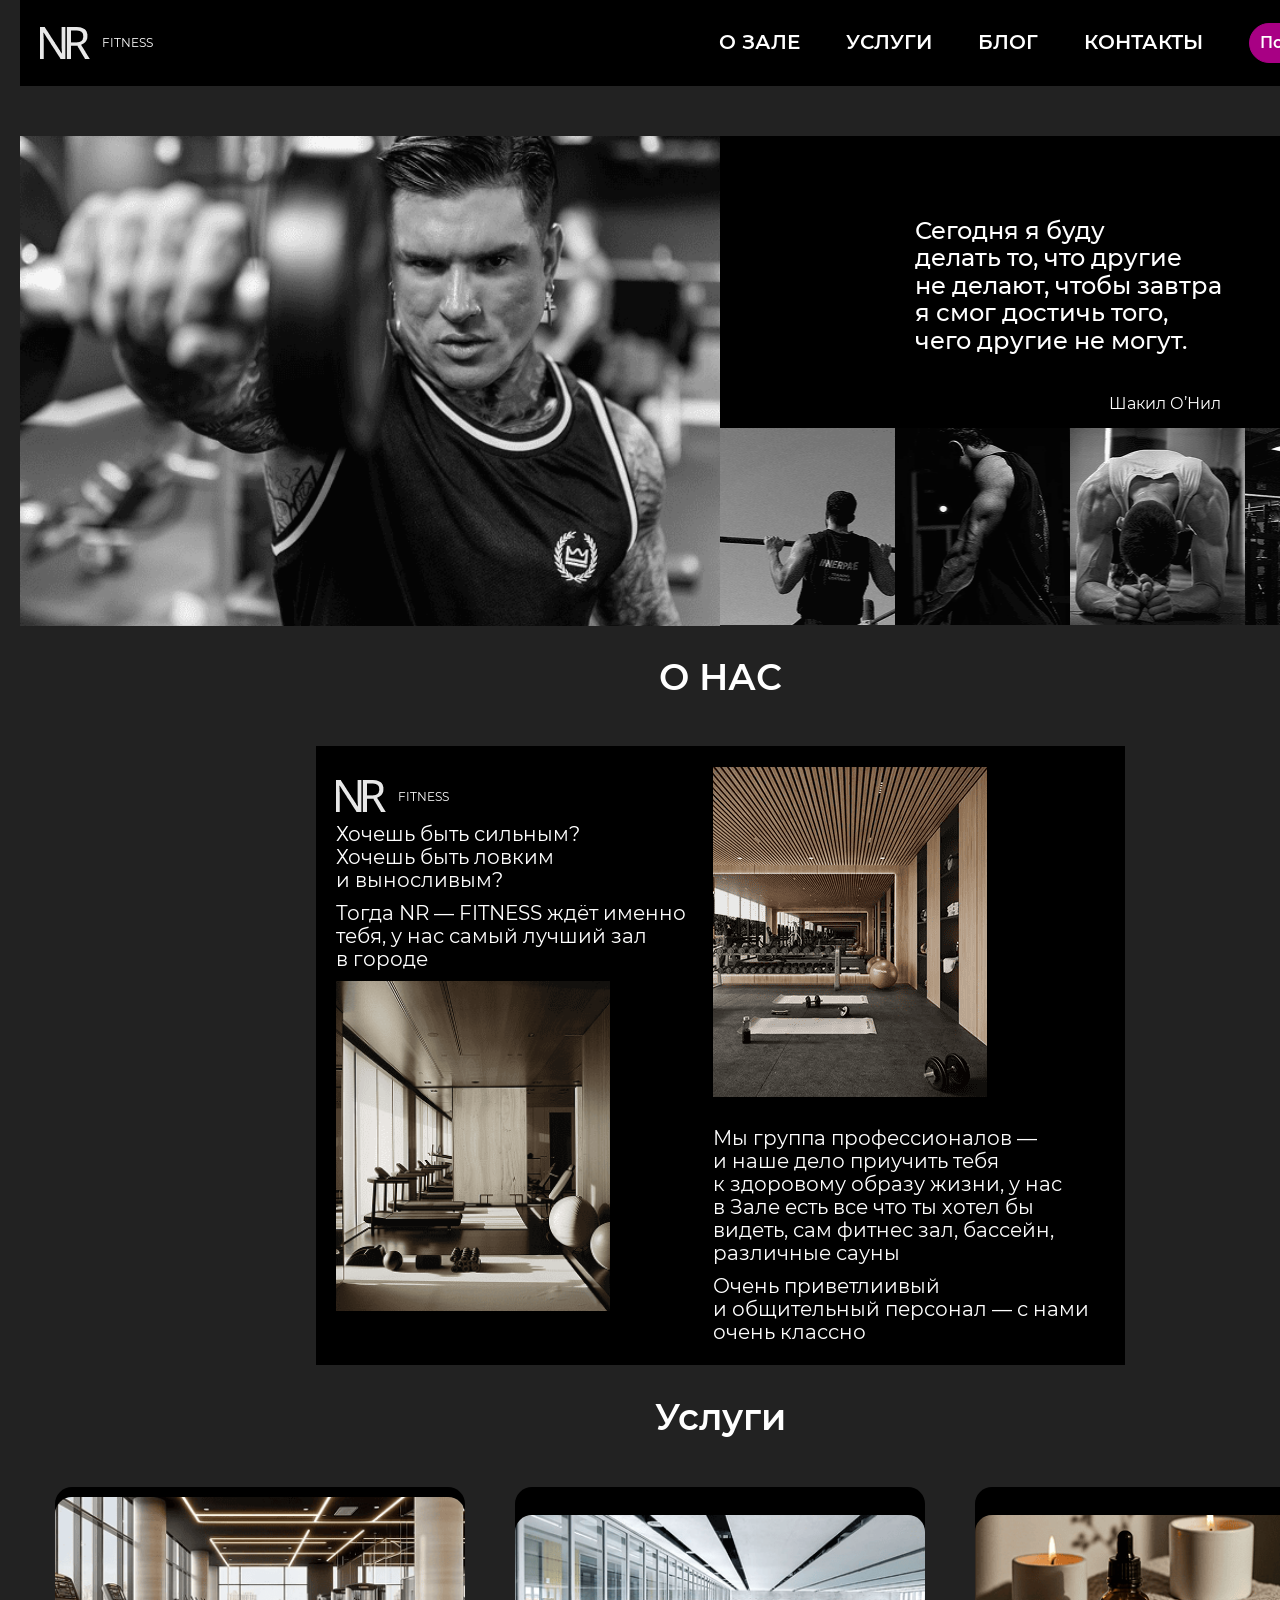
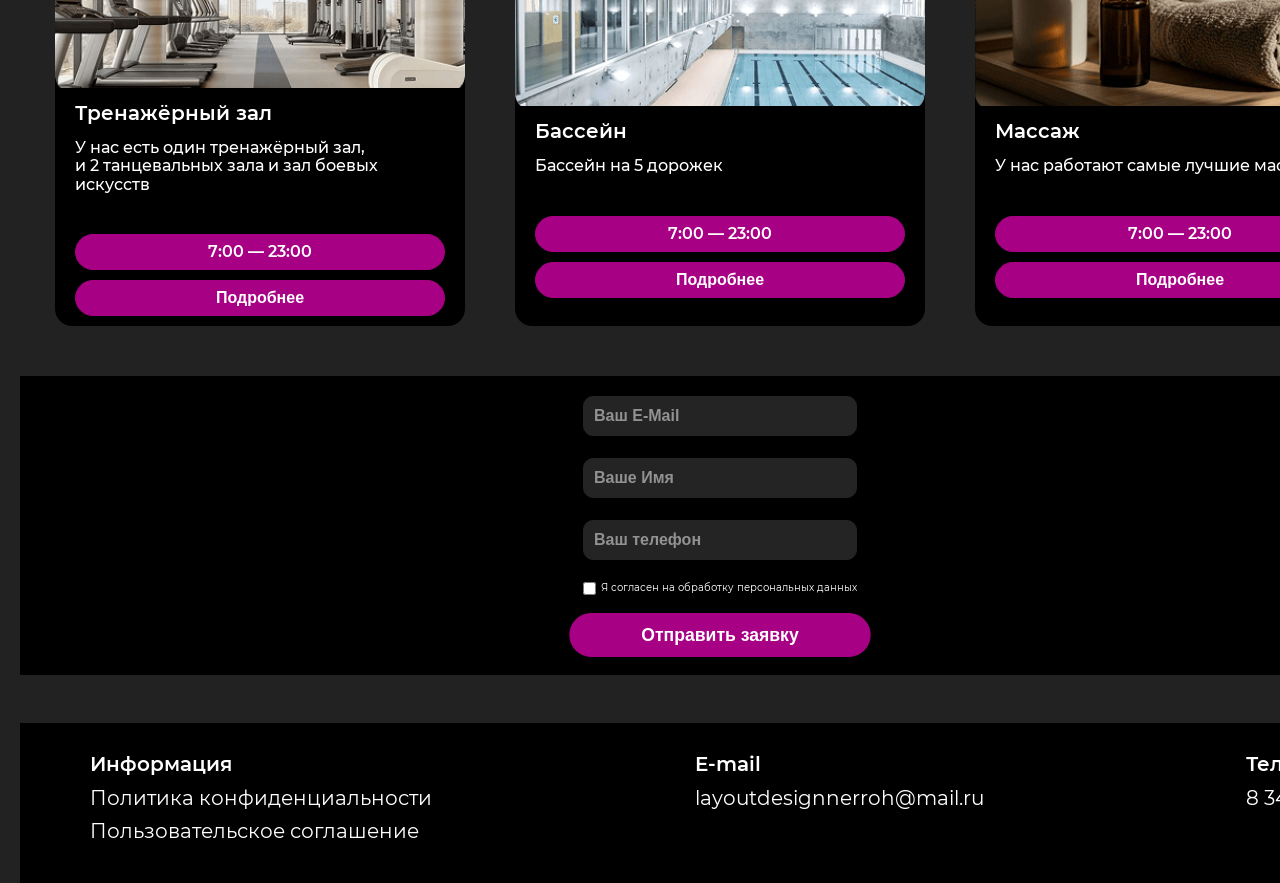
<file: index.html>
<!DOCTYPE html>
<html lang="ru">

<head>
    <meta charset="UTF-8">
    <meta name="viewport" content="width=device-width, initial-scale=1.0">
    <link rel="stylesheet" href="css/style.css">
    <link rel="stylesheet" href="css/normalize.css">
    <title>NR - Fitness</title>
</head>

<body>

    <header class="header">
        <div class="container header__container text__color">
            <div class="header__block">
                <a href="index.html" class="logo__item">
                    <img class="logo" src="img/NR__logo.png" alt="logo">
                    <p class="logo__description">FITNESS</p>
                </a>


                <div class="nav__block">
                    <nav class="nav">
                        <ul class="nav__list">
                            <li class="nav__item"><a href="#" class="nav__link">О&nbsp;ЗАЛЕ</a></li>
                            <li class="nav__item"><a href="#" class="nav__link">УСЛУГИ</a></li>
                            <li class="nav__item"><a href="blog.html" class="nav__link">БЛОГ</a></li>
                            <li class="nav__item"><a href="contact.html" class="nav__link">КОНТАКТЫ</a></li>
                        </ul>
                    </nav>

                    <svg class="burger__menu" width="22" height="19" viewBox="0 0 22 19" fill="none"
                        xmlns="http://www.w3.org/2000/svg">
                        <path
                            d="M0 1.33333C0 0.979711 0.140476 0.640573 0.390525 0.390525C0.640573 0.140476 0.979711 0 1.33333 0H20C20.3536 0 20.6928 0.140476 20.9428 0.390525C21.1929 0.640573 21.3333 0.979711 21.3333 1.33333C21.3333 1.68696 21.1929 2.02609 20.9428 2.27614C20.6928 2.52619 20.3536 2.66667 20 2.66667H1.33333C0.979711 2.66667 0.640573 2.52619 0.390525 2.27614C0.140476 2.02609 0 1.68696 0 1.33333ZM0 9.33333C0 8.97971 0.140476 8.64057 0.390525 8.39052C0.640573 8.14048 0.979711 8 1.33333 8H20C20.3536 8 20.6928 8.14048 20.9428 8.39052C21.1929 8.64057 21.3333 8.97971 21.3333 9.33333C21.3333 9.68696 21.1929 10.0261 20.9428 10.2761C20.6928 10.5262 20.3536 10.6667 20 10.6667H1.33333C0.979711 10.6667 0.640573 10.5262 0.390525 10.2761C0.140476 10.0261 0 9.68696 0 9.33333ZM1.33333 16C0.979711 16 0.640573 16.1405 0.390525 16.3905C0.140476 16.6406 0 16.9797 0 17.3333C0 17.687 0.140476 18.0261 0.390525 18.2761C0.640573 18.5262 0.979711 18.6667 1.33333 18.6667H20C20.3536 18.6667 20.6928 18.5262 20.9428 18.2761C21.1929 18.0261 21.3333 17.687 21.3333 17.3333C21.3333 16.9797 21.1929 16.6406 20.9428 16.3905C20.6928 16.1405 20.3536 16 20 16H1.33333Z"
                            fill="white" />
                    </svg>

                    <a href="/about" class="button__header button--primary">Позвонить нам</a>
                </div>
            </div>
        </div>
    </header>

    <main class="main">

        <section class="hero">
            <div class="container hero__container text__color">
                <div class="hero__block">
                    <div class="img__hero-1"></div>
                    <div class="hero__card">
                        <div class="quote__card">
                            <blockquote class="hero__quote">Сегодня я&nbsp;буду делать&nbsp;то, что другие
                                не&nbsp;делают, чтобы завтра
                                я
                                смог достичь того,
                                чего другие не&nbsp;могут.</blockquote>
                            <span class="hero__name">Шакил О&rsquo;Нил</span>
                        </div>
                        <div class="hero__img">
                            <div class="img__hero-2 img__hero"></div>
                            <div class="img__hero-3 img__hero"></div>
                            <div class="img__hero-4 img__hero"></div>
                            <div class="img__hero-5 img__hero"></div>
                        </div>
                    </div>
                </div>
            </div>
        </section>

        <section class="about">
            <div class="container about__container text__color">
                <h2 class="main__heading">О&nbsp;НАС</h2>
                <div class="about__block">

                    <div class="about__card about__card-1">

                        <a href="#" class="logo__item">
                            <img class="adout__logo logo" src="img/NR__logo.png" alt="logo">
                            <p class="adout__logo-description logo__description">FITNESS</p>
                        </a>
                        <p class="about__text">Хочешь быть сильным?<br>Хочешь быть ловким и&nbsp;выносливым?</p>
                        <p class="about__text">Тогда NR&nbsp;&mdash; FITNESS ждёт именно тебя, у&nbsp;нас самый лучший
                            зал в&nbsp;городе</p>

                        <div class="about__img-1"></div>
                    </div>



                    <div class="about__card">
                        <div class="about__img-2"></div>
                        <p class="about__text">Мы&nbsp;группа профессионалов&nbsp;&mdash; и&nbsp;наше дело приучить тебя
                            к&nbsp;здоровому образу
                            жизни, у&nbsp;нас в&nbsp;Зале есть все что ты&nbsp;хотел&nbsp;бы видеть, сам фитнес зал,
                            бассейн, различные
                            сауны</p>
                        <p class="about__text">Очень приветлиивый и&nbsp;общительный персонал&nbsp;&mdash; с&nbsp;нами
                            очень классно</p>
                    </div>


                </div>

            </div>
        </section>

        <section class="price">
            <div class="container price__container text__color">
                <h2 class="main__heading">Услуги</h2>
                <div class="price__block">
                    <article class="price__card">
                        <div class="price__img price__img-1"></div>
                        <div class="card__price">
                            <h3 class="price__heading">Тренажёрный зал</h3>
                            <p class="price__description">У&nbsp;нас есть один тренажёрный зал,
                                и&nbsp;2&nbsp;танцевальных зала и&nbsp;зал
                                боевых искусств</p>
                            <div class="price__additon">
                                <span class="price__time">7:00&nbsp;&mdash; 23:00</span>
                                <button class="price__btn">Подробнее</button>
                            </div>
                        </div>
                    </article>

                    <article class="price__card">
                        <div class="price__img price__img-2"></div>
                        <div class="card__price">
                            <h3 class="price__heading">Бассейн</h3>
                            <p class="price__description">Бассейн на&nbsp;5&nbsp;дорожек</p>
                            <div class="price__additon">
                                <span class="price__time">7:00&nbsp;&mdash; 23:00</span>
                                <button class="price__btn">Подробнее</button>
                            </div>
                        </div>
                    </article>

                    <article class="price__card">
                        <div class="price__img price__img-3"></div>
                        <div class="card__price">
                            <h3 class="price__heading">Массаж</h3>
                            <p class="price__description">У&nbsp;нас работают самые лучшие массажисты</p>
                            <div class="price__additon">
                                <span class="price__time">7:00&nbsp;&mdash; 23:00</span>
                                <button class="price__btn">Подробнее</button>
                            </div>
                        </div>
                    </article>
                </div>
            </div>
        </section>

        <section class="form">
            <div class="container form__container text__color">
                <div class="form__card">
                    <form class="form" action="malto:layoutdesignnerroh@mail.ru">

                        <input class="form__input" type="email" id="email" name="email" value="Ваш E-Mail" required>

                        <input class="form__input" type="text" id="text" name="email" value="Ваше Имя" required>

                        <input class="form__input" type="tel" id="tel" name="tel" value="Ваш телефон" required>
                        <label for="checkbox-hidden" class="label__checbox">
                            <input class="input__checbox" type="checkbox" id="checkbox-hidden"
                                name="radio">Я&nbsp;согласен
                            на&nbsp;обработку персональных данных
                        </label>
                        <button class="button">Отправить заявку</button>
                    </form>
                </div>
            </div>
        </section>

    </main>

    <footer class="footer">
        <div class="container footer__container text__color">
            <div class="footer__block">
                <ul class="footer__card">
                    <li class="card__item">
                        <h3 class="card__heading">Информация</h3>
                        <span class="card__text nav__link">Политика конфиденциальности</span>
                        <span class="card__text nav__link">Пользовательское соглашение</span>
                    </li>

                    <li class="card__item">
                        <h3 class="card__heading">E-mail</h3>
                        <span class="card__text nav__link">layoutdesignnerroh@mail.ru</span>
                    </li>
                    <li class="card__item">
                        <h3 class="card__heading">Телефон</h3>
                        <span class="card__text">8&nbsp;343&nbsp;500 0&nbsp;00</span>
                    </li>
                </ul>
            </div>
        </div>
    </footer>

</body>

</html>
</file>
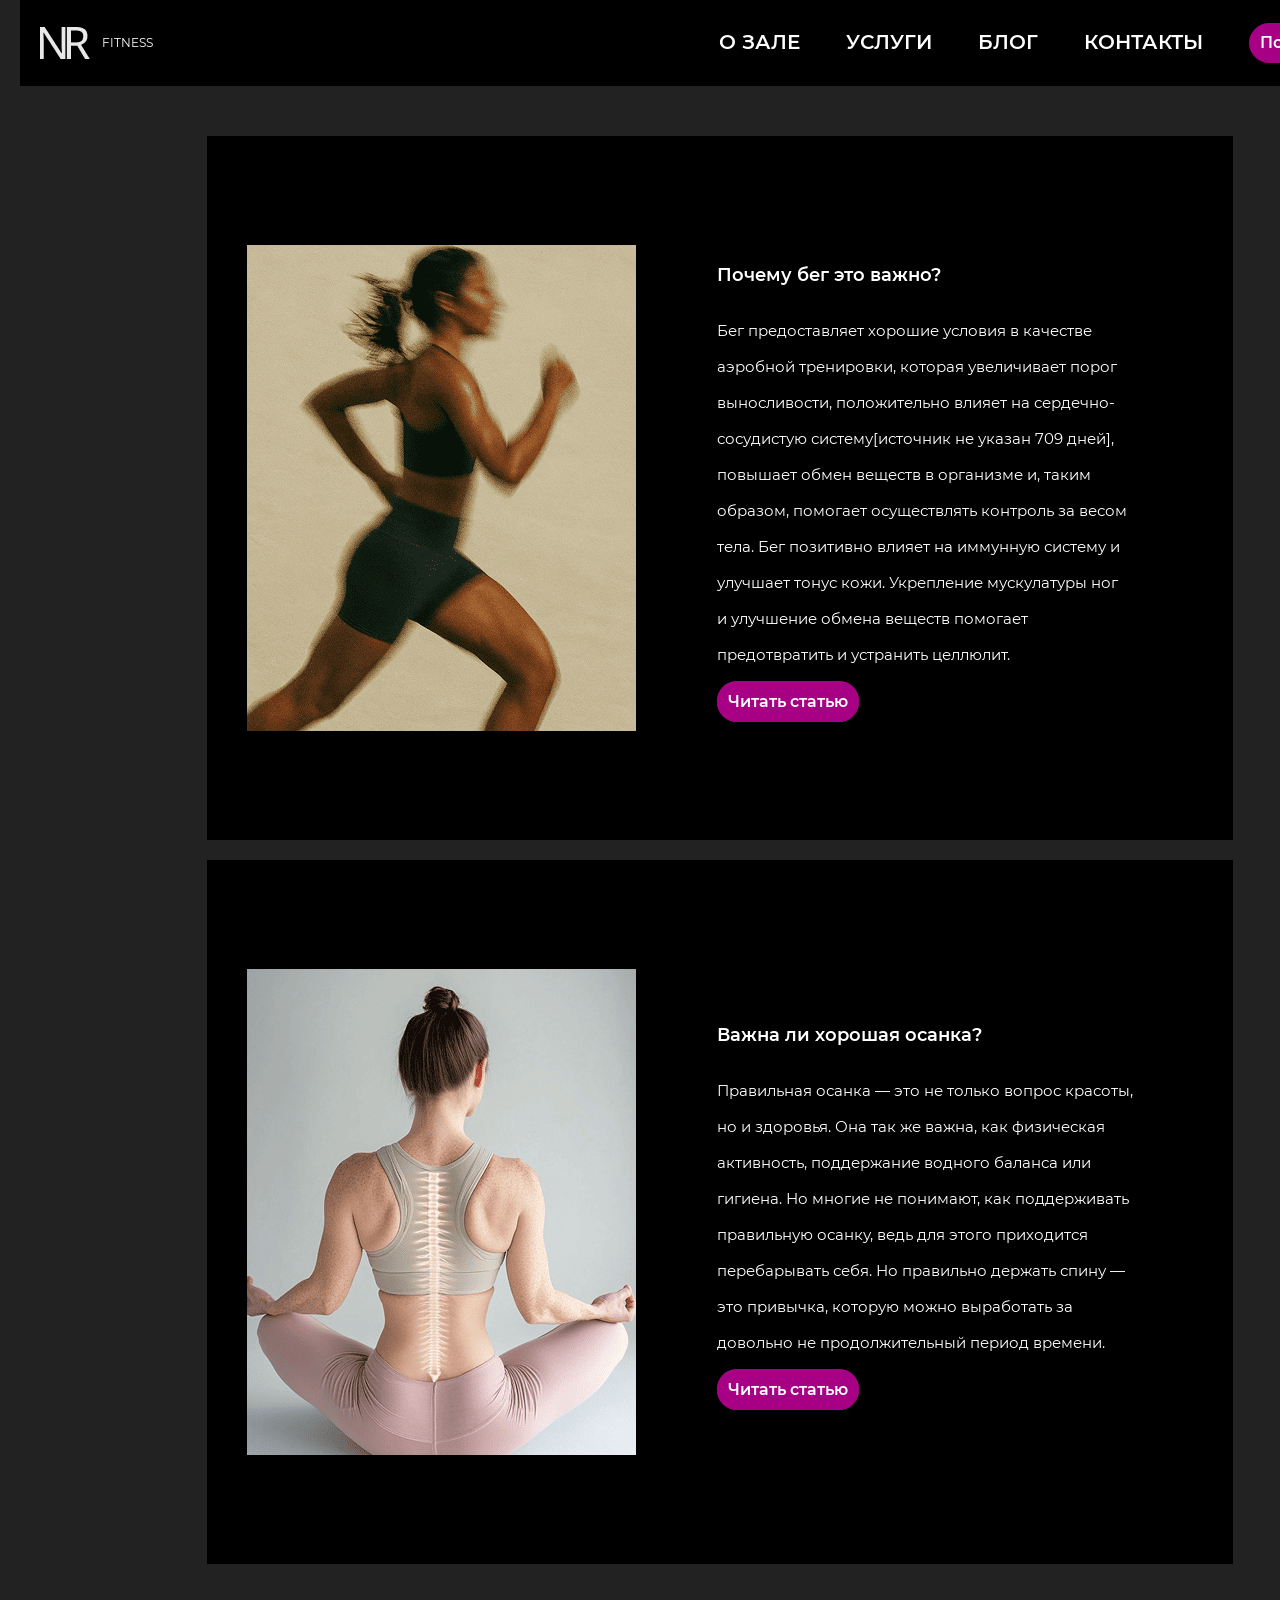
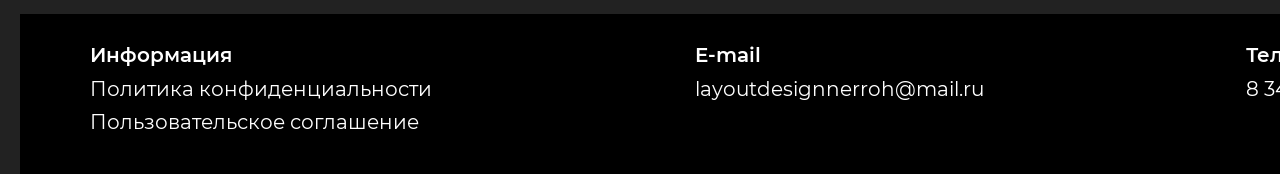
<file: blog.html>
<!DOCTYPE html>
<html lang="ru">

<head>
    <meta charset="UTF-8">
    <meta name="viewport" content="width=device-width, initial-scale=1.0">
    <link rel="stylesheet" href="css/style.css">
    <link rel="stylesheet" href="css/normalize.css">
    <link rel="stylesheet" href="css/blog.css">
    <title>NR - Fitness</title>
</head>

<body>

    <header class="header">
        <div class="container header__container text__color">
            <div class="header__block">
                <a href="index.html" class="logo__item">
                    <img class="logo" src="img/NR__logo.png" alt="logo">
                    <p class="logo__description">FITNESS</p>
                </a>


                <div class="nav__block">
                    <nav class="nav">
                        <ul class="nav__list">
                            <li class="nav__item"><a href="#" class="nav__link">О&nbsp;ЗАЛЕ</a></li>
                            <li class="nav__item"><a href="#" class="nav__link">УСЛУГИ</a></li>
                            <li class="nav__item"><a href="blog.html" class="nav__link">БЛОГ</a></li>
                            <li class="nav__item"><a href="contact.html" class="nav__link">КОНТАКТЫ</a></li>
                        </ul>
                    </nav>

                    <svg class="burger__menu" width="22" height="19" viewBox="0 0 22 19" fill="none"
                        xmlns="http://www.w3.org/2000/svg">
                        <path
                            d="M0 1.33333C0 0.979711 0.140476 0.640573 0.390525 0.390525C0.640573 0.140476 0.979711 0 1.33333 0H20C20.3536 0 20.6928 0.140476 20.9428 0.390525C21.1929 0.640573 21.3333 0.979711 21.3333 1.33333C21.3333 1.68696 21.1929 2.02609 20.9428 2.27614C20.6928 2.52619 20.3536 2.66667 20 2.66667H1.33333C0.979711 2.66667 0.640573 2.52619 0.390525 2.27614C0.140476 2.02609 0 1.68696 0 1.33333ZM0 9.33333C0 8.97971 0.140476 8.64057 0.390525 8.39052C0.640573 8.14048 0.979711 8 1.33333 8H20C20.3536 8 20.6928 8.14048 20.9428 8.39052C21.1929 8.64057 21.3333 8.97971 21.3333 9.33333C21.3333 9.68696 21.1929 10.0261 20.9428 10.2761C20.6928 10.5262 20.3536 10.6667 20 10.6667H1.33333C0.979711 10.6667 0.640573 10.5262 0.390525 10.2761C0.140476 10.0261 0 9.68696 0 9.33333ZM1.33333 16C0.979711 16 0.640573 16.1405 0.390525 16.3905C0.140476 16.6406 0 16.9797 0 17.3333C0 17.687 0.140476 18.0261 0.390525 18.2761C0.640573 18.5262 0.979711 18.6667 1.33333 18.6667H20C20.3536 18.6667 20.6928 18.5262 20.9428 18.2761C21.1929 18.0261 21.3333 17.687 21.3333 17.3333C21.3333 16.9797 21.1929 16.6406 20.9428 16.3905C20.6928 16.1405 20.3536 16 20 16H1.33333Z"
                            fill="white" />
                    </svg>

                    <a href="/about" class="button__header button--primary">Позвонить нам</a>
                </div>
            </div>
        </div>
    </header>

    <main class="main">

        <section class="blog">
            <div class="container blog__container text__color">
                <div class="blog__block">
                    <article class="blog__card">
                        <div class="blog__img blog__img-1"></div>
                        <div class="blog__text">
                            <h3 class="blog__heading">Почему бег это важно?</h3>
                            <p class="blog__description">Бег предоставляет хорошие условия в
                                качестве аэробной тренировки,
                                которая увеличивает порог выносливости, положительно влияет на&nbsp;сердечно-сосудистую
                                систему[источник не&nbsp;указан 709&nbsp;дней], повышает обмен веществ
                                в&nbsp;организме&nbsp;и, таким
                                образом,
                                помогает осуществлять контроль за&nbsp;весом тела. Бег позитивно влияет на&nbsp;иммунную
                                систему и
                                улучшает тонус кожи. Укрепление мускулатуры ног и&nbsp;улучшение обмена веществ помогает
                                предотвратить и&nbsp;устранить целлюлит.</p>

                            <a href="#" class="button blog__btn">Читать статью</a>
                        </div>

                    </article>

                    <article class="blog__card">
                        <div class="blog__img blog__img-2"></div>
                        <div class="blog__text">
                            <h3 class="blog__heading">Важна&nbsp;ли хорошая осанка?</h3>
                            <p class="blog__description">Правильная осанка&nbsp;&mdash; это не&nbsp;только вопрос
                                красоты, но&nbsp;и
                                здоровья.
                                Она так&nbsp;же важна, как физическая активность, поддержание водного баланса или
                                гигиена. Но
                                многие не&nbsp;понимают, как поддерживать правильную осанку, ведь для этого приходится
                                перебарывать себя. Но&nbsp;правильно держать спину&nbsp;&mdash; это привычка, которую
                                можно выработать
                                за
                                довольно не&nbsp;продолжительный период времени.</p>

                            <a class=" button blog__btn">Читать статью</a>
                        </div>
                    </article>
                </div>
            </div>
        </section>

    </main>

    <footer class="footer">
        <div class="container footer__container text__color">
            <div class="footer__block">
                <ul class="footer__card">
                    <li class="card__item">
                        <h3 class="card__heading">Информация</h3>
                        <span class="card__text nav__link">Политика конфиденциальности</span>
                        <span class="card__text nav__link">Пользовательское соглашение</span>
                    </li>

                    <li class="card__item">
                        <h3 class="card__heading">E-mail</h3>
                        <span class="card__text nav__link">layoutdesignnerroh@mail.ru</span>
                    </li>
                    <li class="card__item">
                        <h3 class="card__heading">Телефон</h3>
                        <span class="card__text">8&nbsp;343&nbsp;500 0&nbsp;00</span>
                    </li>
                </ul>
            </div>
        </div>
    </footer>

</body>

</html>
</file>
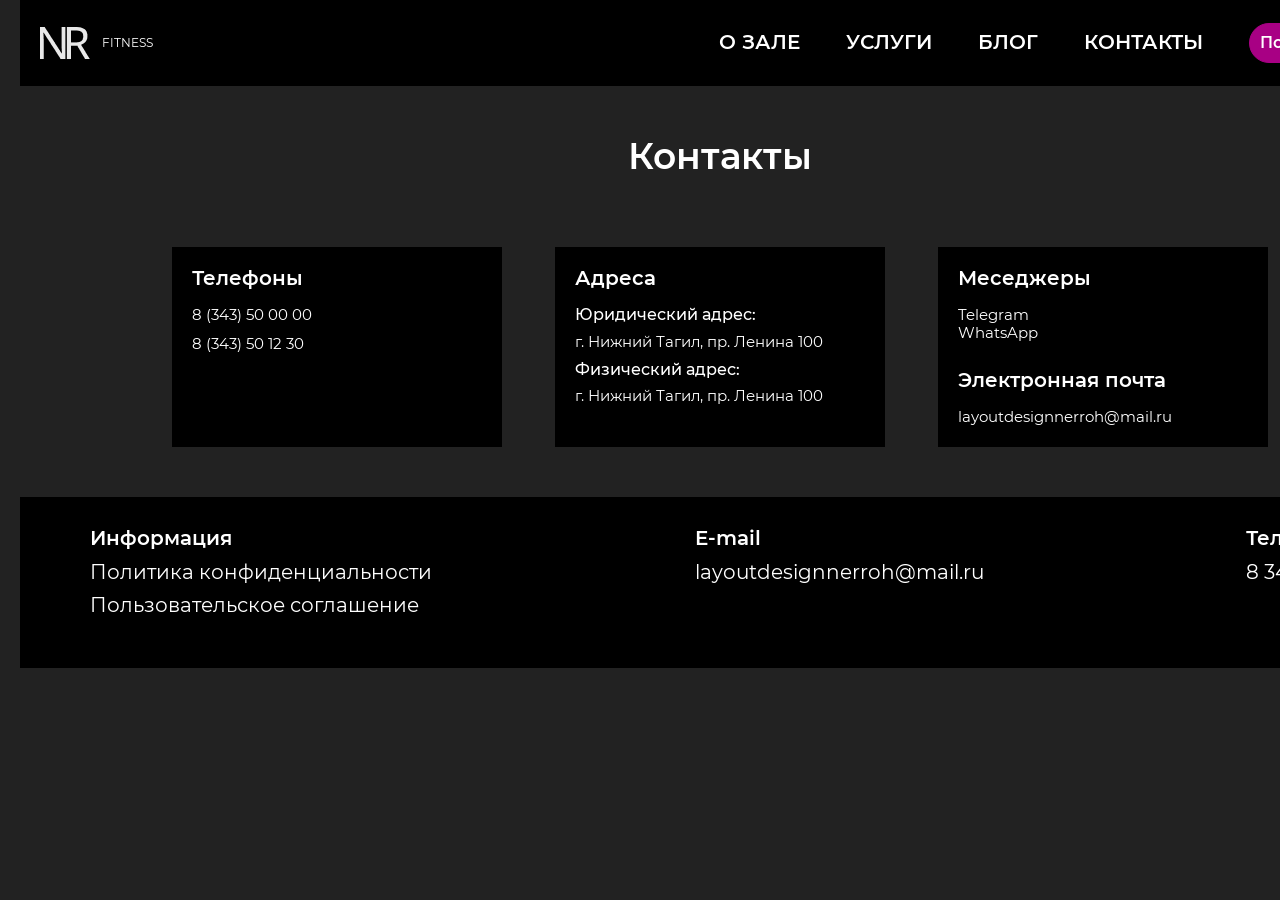
<file: contact.html>
<!DOCTYPE html>
<html lang="ru">

<head>
    <meta charset="UTF-8">
    <meta name="viewport" content="width=device-width, initial-scale=1.0">
    <link rel="stylesheet" href="css/style.css">
    <link rel="stylesheet" href="css/normalize.css">
    <link rel="stylesheet" href="css/contact.css">
    <title>NR - Fitness</title>
</head>

<body>

    <header class="header">
        <div class="container header__container text__color">
            <div class="header__block">
                <a href="index.html" class="logo__item">
                    <img class="logo" src="img/NR__logo.png" alt="logo">
                    <p class="logo__description">FITNESS</p>
                </a>


                <div class="nav__block">
                    <nav class="nav">
                        <ul class="nav__list">
                            <li class="nav__item"><a href="#" class="nav__link">О&nbsp;ЗАЛЕ</a></li>
                            <li class="nav__item"><a href="#" class="nav__link">УСЛУГИ</a></li>
                            <li class="nav__item"><a href="blog.html" class="nav__link">БЛОГ</a></li>
                            <li class="nav__item"><a href="contact.html" class="nav__link">КОНТАКТЫ</a></li>
                        </ul>
                    </nav>

                    <svg class="burger__menu" width="22" height="19" viewBox="0 0 22 19" fill="none"
                        xmlns="http://www.w3.org/2000/svg">
                        <path
                            d="M0 1.33333C0 0.979711 0.140476 0.640573 0.390525 0.390525C0.640573 0.140476 0.979711 0 1.33333 0H20C20.3536 0 20.6928 0.140476 20.9428 0.390525C21.1929 0.640573 21.3333 0.979711 21.3333 1.33333C21.3333 1.68696 21.1929 2.02609 20.9428 2.27614C20.6928 2.52619 20.3536 2.66667 20 2.66667H1.33333C0.979711 2.66667 0.640573 2.52619 0.390525 2.27614C0.140476 2.02609 0 1.68696 0 1.33333ZM0 9.33333C0 8.97971 0.140476 8.64057 0.390525 8.39052C0.640573 8.14048 0.979711 8 1.33333 8H20C20.3536 8 20.6928 8.14048 20.9428 8.39052C21.1929 8.64057 21.3333 8.97971 21.3333 9.33333C21.3333 9.68696 21.1929 10.0261 20.9428 10.2761C20.6928 10.5262 20.3536 10.6667 20 10.6667H1.33333C0.979711 10.6667 0.640573 10.5262 0.390525 10.2761C0.140476 10.0261 0 9.68696 0 9.33333ZM1.33333 16C0.979711 16 0.640573 16.1405 0.390525 16.3905C0.140476 16.6406 0 16.9797 0 17.3333C0 17.687 0.140476 18.0261 0.390525 18.2761C0.640573 18.5262 0.979711 18.6667 1.33333 18.6667H20C20.3536 18.6667 20.6928 18.5262 20.9428 18.2761C21.1929 18.0261 21.3333 17.687 21.3333 17.3333C21.3333 16.9797 21.1929 16.6406 20.9428 16.3905C20.6928 16.1405 20.3536 16 20 16H1.33333Z"
                            fill="white" />
                    </svg>

                    <a href="/about" class="button__header button--primary">Позвонить нам</a>
                </div>
            </div>
        </div>
    </header>

    <main class="main">

        <section class="contact">
            <div class="container contact__container text__color">
                <h1 class="main__contact-heading">Контакты</h1>
                <div class="contact__block">
                    <article class="map__card">

                        <script type="text/javascript" charset="utf-8" async
                            src="https://api-maps.yandex.ru/services/constructor/1.0/js/?um=constructor%3Abd382878c7c766086ce5437925e321a14efe0b55942d660a316dfb3b4529141c&amp;width=100% &amp;height=320&amp;lang=ru_RU&amp;scroll=true"></script>
                    </article>

                    <div class="contact__list">
                        <article class="contact__card">
                            <h2 class="contact__heading">Телефоны</h2>
                            <ul class="card__list">
                                <li class="card__item">
                                    <a href="#" class="card__link">8 (343) 50 00&nbsp;00</a>
                                </li>

                                <li class="card__item">
                                    <a href="#" class="card__link">8 (343) 50 12&nbsp;30</a>
                                </li>
                            </ul>
                        </article>

                        <article class="contact__card">
                            <h2 class="contact__heading">Адреса</h2>
                            <ul class="card__list">
                                <li class="card__item">
                                    <strong class="strong__address">Юридический адрес:</strong>
                                    <address class="card__address">г. Нижний Тагил, пр. Ленина 100</address>
                                </li>

                                <li class="card__item">
                                    <strong class="strong__address">Физический адрес:</strong>
                                    <address class="card__address">г. Нижний Тагил, пр. Ленина 100</address>
                                </li>
                            </ul>
                        </article>

                        <article class="contact__card">
                            <h2 class="contact__heading">Меседжеры</h2>

                            <ul class="card__social-list">
                                <li class="card__social-item">
                                    <a href="#" class="card__social-link" target="_blank"
                                        rel="noopener noreferrer">Telegram</a>
                                </li>

                                <li class="card__social-item">
                                    <a href="#" class="card__social-link" target="_blank"
                                        rel="noopener noreferrer">WhatsApp</a>


                                </li>
                            </ul>

                            <h3 class="contact__heading">Электронная почта</h3>
                            <div class="card_email-container">
                                <a href="mailto:layoutdesignnerroh@mail.ru" class="card__email-link">
                                    layoutdesignnerroh@mail.ru
                                </a>
                            </div>


                        </article>
                    </div>
                </div>
            </div>
        </section>

    </main>

    <footer class="footer">
        <div class="container footer__container text__color">
            <div class="footer__block">
                <ul class="footer__card">
                    <li class="card__item">
                        <h3 class="card__heading">Информация</h3>
                        <span class="card__text nav__link">Политика конфиденциальности</span>
                        <span class="card__text nav__link">Пользовательское соглашение</span>
                    </li>

                    <li class="card__item">
                        <h3 class="card__heading">E-mail</h3>
                        <span class="card__text nav__link">layoutdesignnerroh@mail.ru</span>
                    </li>
                    <li class="card__item">
                        <h3 class="card__heading">Телефон</h3>
                        <span class="card__text">8&nbsp;343&nbsp;500 0&nbsp;00</span>
                    </li>
                </ul>
            </div>
        </div>
    </footer>

</body>

</html>
</file>
<file: css/style.css>
@font-face {
    font-family: 'Montserrat';
    src: url('/font/MontserratBold.eot');
    src: local('Proxima Montserrat Bold'), local('Montserrat Bold'),
        url('/font/MontserratBold.eot') format('embedded-opentype'),
        url('/font/MontserratBold.woff2') format('woff2'),
        url('/font/MontserratBold.woff') format('woff');
    font-weight: 700;
    font-style: bold;
    font-display: swap;
}

@font-face {
    font-family: 'Montserrat';
    src: url('/font/Montserrat-SemiBold.ttf');
    src: local('Proxima Montserrat SemiBold'), local('Montserrat SemiBold'),
        url('/font/MontserratSemiBold.eot') format('embedded-opentype'),
        url('/font/MontserratSemiBold.woff2') format('woff2'),
        url('/font/MontserratSemiBold.woff') format('woff');
    font-weight: 600;
    font-style: bold;
    font-display: swap;
}

@font-face {
    font-family: 'Montserrat';
    src: url('/font/MontserratMedium.eot');
    src: local('Proxima Montserrat Medium'), local('Montserrat Medium'),
        url('/font/MontserratMedium.eot') format('embedded-opentype'),
        url('/font/MontserratMedium.woff2') format('woff2'),
        url('/font/MontserratMedium.woff') format('woff');
    font-weight: 500;
    font-style: bold;
    font-display: swap;
}

@font-face {
    font-family: 'Montserrat';
    src: url('/font/Montserrat-Regular.ttf');
    src: local('Proxima Montserrat Regular'), local('Montserrat Regular'),
        url('/font/MontserratRegular.eot') format('embedded-opentype'),
        url('/font/MontserratRegular.woff2') format('woff2'),
        url('/font/MontserratRegular.woff') format('woff');
    font-weight: 400;
    font-style: bold;
    font-display: swap;
}

html {
    box-sizing: border-box;
    font-size: 62.5%;
    background-color: #222222;
    font-family: "Montserrat", sans-serif;
}

body {
    padding: 0;
    margin: 0;
}

*,
*::before,
*::after {
    box-sizing: inherit;
}

a {
    color: inherit;
    text-decoration: none;
}

img {
    max-width: 100%;
    height: auto;
}

/* glob */

.bth-reset {
    padding: 0;
    border: none;
    background-color: transparent;
    cursor: pointer;
}

.list-reset {
    margin: 0;
    padding: 0;
    list-style: none;
}

.container {
    width: 1440px;
    padding: 0 20px;
    margin: 0 auto;
}

.text__color {
    color: white;
}


/* Header */


.header__container {
    margin-bottom: 50px;
}

.header__block {
    display: flex;
    flex-direction: row;
    justify-content: space-between;
    align-items: center;
    height: auto;
    height: 86px;
    padding: 10px 20px;
    margin: 0;
    background-color: #000;
    white-space: nowrap;
}

.logo__item {
    display: flex;
    flex-direction: row;
    align-items: center;
}

.logo {
    margin-right: 12px;
}

.logo__description {
    margin: 0;
    font-size: 1.2rem;
    font-weight: 400;
}

.nav__block {
    display: flex;
    align-items: center;
}

.nav__list {
    display: flex;
    margin: 0;
}

.nav__item {
    list-style: none;
    margin-right: 46px;
    font-size: 2rem;
    font-weight: 600;
}


.nav__link:hover {
    color: #807373;
}

.button__header,
.button {
    padding: 10px 10px;
    font-size: 1.6rem;
    font-weight: 600;
    border-radius: 20px;
    border: 1px solid #A80084;
    background-color: #A80084;
    color: white;

}

.button,
.button__header:focus {
    transform: scale(1.1);
}

.button__header:hover {
    background-color: #7e0563;
}

.burger__menu {
    display: none;
}

@media (max-width: 1023px) {
    .header__container {
        width: 100%;
    }

    .nav__item {
        margin-right: 30px;
        font-size: 1.5rem;
        font-weight: 600;
    }
}

@media (max-width: 768px) {
    .burger__menu {
        display: block;
    }

    .nav__list {
        display: none;
    }

    .button__header {
        display: none;
    }
}

/* Hero */

.hero__block {
    display: flex;
    flex-direction: row;
    margin-bottom: 31px;
}

.img__hero-1 {
    background-image: url("/img/Hero__img-1.png");
    background-repeat: no-repeat;
    background-position: center;
    background-size: cover;
    width: 100%;
    height: 490px;
}

.hero__card {
    display: flex;
    flex-direction: column;
    justify-content: end;
    width: 100%;
    max-width: 832px;
    height: auto;
    max-height: 489px;
    background-color: #000;
}

.quote__card {
    display: flex;
    flex-direction: column;
    justify-content: center;
    align-items: center;
    margin-bottom: 15px;
}

.hero__quote {
    width: 311px;
    margin: 0;
    margin-bottom: 40px;
    font-size: 2.4rem;
    font-weight: 500;

}

.hero__name {
    margin-left: 190px;
    font-size: 1.6rem;
    font-weight: 400;
}

.hero__img {
    display: flex;
    align-items: flex-end;
}

.img__hero {
    width: 100%;
    height: 197px;
}

.img__hero-2 {
    background-image: url("/img/Hero__img-2.png");
    background-repeat: no-repeat;
    background-position: center;
    background-size: cover;
}

.img__hero-3 {
    background-image: url("/img/Hero__img-3.png");
    background-repeat: no-repeat;
    background-position: center;
    background-size: cover;

}

.img__hero-4 {
    background-image: url("/img/Hero__img-4.png");
    background-repeat: no-repeat;
    background-position: center;
    background-size: cover;

}

.img__hero-5 {
    background-image: url("/img/Hero__img-5.png");
    background-repeat: no-repeat;
    background-position: center;
    background-size: cover;
}

@media (max-width: 1023px) {
    .hero__container {
        width: 100%;
    }

}

@media (max-width: 768px) {
    .hero__container {
        width: 100%;
    }

    .img__hero-1 {
        display: none;
    }

    .quote__card {
        margin-bottom: 30px;
    }

    .hero__quote {
        padding: 0 10px 0 10px;
        margin-top: 20px;
        font-size: 1.8rem;
        font-weight: 500;
    }

    .hero__name {
        font-size: 1.3rem
    }
}

/* about */

.about__container {
    display: flex;
    flex-direction: column;
    align-items: center;
    margin-bottom: 32px;
}

.main__heading {
    display: flex;
    justify-content: center;
    margin: 0;
    margin-bottom: 48px;
    font-size: 3.6rem;
    font-weight: 600;
}

.about__block {
    display: flex;
    flex-direction: row;
    align-items: center;
    width: 100%;
    max-width: 809px;
    height: auto;
    padding: 21px 20px;
    background-color: #000;
}

.about__card {
    display: flex;
    flex-direction: column;
    gap: 10px;
    width: 100%;
    max-width: 377px;
    margin-bottom: 20px;
}

.about__card:last-child {
    margin-right: 0;
    margin-bottom: 0;
}

.about__text {
    display: flex;
    flex-direction: column;
    margin: 0;
    margin-bottom: 20px;
    font-size: 2rem;
    margin-right: 90px;
}

.about__text:nth-child(1n+2) {
    margin-right: 0;
    margin-bottom: 0;
}

.about__img-1 {
    background-image: url(/img/About__img-1.png);
    background-position: right;
    background-repeat: no-repeat;
    background-size: cover;
    width: 274px;
    min-height: 330px;
}

.about__img-2 {
    background-image: url(/img/About__img-2.png);
    background-position: left;
    background-repeat: no-repeat;
    background-size: cover;
    width: 274px;
    min-height: 330px;
    margin-bottom: 20px;
}

@media (max-width: 1023px) {
    .about__container {
        width: 100%;
    }

    .about__block {
        width: 100%;
        max-width: 690px;
        height: auto;
        padding: 21px 20px;
        background-color: #000;
    }
}

@media (max-width: 768px) {
    .about__container {
        width: 100%;
    }

    .about__block {
        display: flex;
        flex-direction: column;
        width: 100%;
        max-width: 809px;
        height: auto;
        padding: 21px 20px;
        background-color: #000;
    }

    .about__text {
        display: flex;
        flex-direction: column;
        margin: 0;
        margin-bottom: 20px;
        font-size: 2rem;
        margin-right: 90px;
    }
}


/* price */

.price__container {
    margin-bottom: 50px;
}

.price__block {
    display: flex;
    flex-direction: row;
    justify-content: center;

}

.price__card {
    display: flex;
    flex-direction: column;
    justify-content: center;
    width: 100%;
    max-width: 410px;
    height: auto;
    min-height: 400px;
    padding: 10px 0 10px 0;
    margin-right: 50px;
    background-color: #000;
    border-radius: 17px;
}

.card__price {
    padding: 0 20px;
}


.price__card:last-child {
    margin-right: 0;
}

.price__heading {
    margin: 0;
    margin-bottom: 14px;
    font-size: 2rem;
    font-weight: 600;
}

.price__description {
    margin: 0;
    margin-bottom: 40px;
    font-size: 1.6rem;
    font-weight: 500;
}

.price__additon {
    display: flex;
    flex-direction: column;
    justify-content: center;
    gap: 10px;
}

.price__time {
    padding: 8px 8px;
    font-size: 1.6rem;
    font-weight: 600;
    border: 1px solid #A80084;
    border-radius: 20px;
    background-color: #A80084;
    color: white;
    text-align: center;
}

.price__btn {

    padding: 8px 8px;
    font-size: 1.6rem;
    font-weight: 600;
    border-radius: 20px;
    border: 1px solid #A80084;
    background-color: #A80084;
    color: white;
}

.price__img {
    width: 100%;
    min-width: 219px;
    height: 191px;
    margin-bottom: 14px;
    border-radius: 17px 17px 0 0;
}

.price__img-1 {
    background-image: url("/img/Price__img-1.png");
    background-repeat: no-repeat;
    background-position: center;
    background-size: cover;
}

.price__img-2 {
    background-image: url("/img/Price__img-2.png");
    background-repeat: no-repeat;
    background-position: center;
    background-size: cover;
}

.price__img-3 {
    background-image: url("/img/Price__img-3.png");
    background-repeat: no-repeat;
    background-position: center;
    background-size: cover;
}

@media (max-width: 1023px) {
    .price__container {
        width: 100%;
    }

    .price__block {
        display: flex;
        flex-direction: row;
        align-items: center;
    }

    .price__card {
        width: 100%;
        max-width: 240px;
        height: auto;
        max-height: 500px;
        margin-right: 50px;
        background-color: #000;
        border-radius: 17px;
    }

    .price__heading {
        font-size: 1.6rem;
        font-weight: 600;
    }

    .price__description {
        font-size: 1.4rem;
        font-weight: 500;
    }

    .price__time {
        padding: 11px 11px;
        font-size: 1rem;
        font-weight: 600;
        border: 1px solid #A80084;
        border-radius: 20px;
        background-color: #A80084;
        color: white;
    }

    .price__btn {
        font-size: 1.4rem;
        font-weight: 600;
    }
}

@media (max-width: 768px) {
    .price__container {
        width: 100%;
    }

    .price__block {
        display: flex;
        flex-direction: column;
    }

    .price__card {
        width: 100%;
        max-width: 240px;
        height: auto;
        max-height: 280px;
        margin-right: 0;
        margin-bottom: 20px;
        background-color: #000;
        border-radius: 17px;
    }

    .price__card:last-child {
        margin-bottom: 0;
    }

}

/* form */

.form__container {
    margin-bottom: 48px;
}

.form__card {
    display: flex;
    justify-content: center;
    padding: 20px 20px;
    width: 100%;
    max-width: 1440px;
    height: auto;
    max-height: 340px;
    background-color: #000;
}

.form {
    display: flex;
    flex-direction: column;
}

.form__input {
    padding: 10px 10px;
    margin-bottom: 22px;
    border: 1px solid #242424;
    border-radius: 10px;
    color: rgba(255, 255, 255, 0.5);
    background-color: #242424;
    font-size: 24px;
    font-weight: 600;
}

.label__checbox {
    display: flex;
    margin-bottom: 20px;
}

#checkbox-hidden {
    margin: 0;
    margin-right: 5px;
}

@media (max-width: 1023px) {
    .form__container {
        width: 100%;
    }
}

@media (max-width: 767px) {
    .form__container {
        width: 100%;
    }
}

.form__input {
    font-size: 1.6rem;
}


/* footer */

.footer__block {
    width: 100%;
    max-width: 1440px;
    height: auto;
    max-height: 213px;
    padding: 30px;
    background-color: #000;
}

.footer__card {
    display: flex;
    flex-direction: row;
    justify-content: space-between;
    margin: 0;
}

.card__item {
    display: flex;
    flex-direction: column;
    list-style: none;
}

.card__heading {
    margin: 0;
    margin-bottom: 11px;
    font-size: 2rem;
    font-weight: 600;
}

.card__text {
    margin-bottom: 10px;
    font-size: 2rem;
    font-weight: 400;
}

.card__text:last-child {
    margin-bottom: ;
}

@media (max-width: 1023px) {
    .footer__container {
        width: 100%;
    }

    .footer__card {
        display: flex;
        flex-direction: row;
        justify-content: space-between;
        margin: 0;
    }

    .card__heading {
        margin: 0;
        margin-bottom: 11px;
        font-size: 1.6rem;
        font-weight: 600;
    }

    .card__text {
        margin-bottom: 10px;
        font-size: 1.5rem;
    }
}

@media (max-width: 768px) {
    .footer__container {
        width: 100%;
    }

    .footer__block {
        width: 100%;
        height: auto;
        min-height: 300px;
        padding: 30px;
        background-color: #000;
    }

    .footer__card {
        display: flex;
        flex-direction: column;
        margin: 0;
    }

    .card__heading {
        margin: 0;
        margin-bottom: 11px;
        font-size: 1.6rem;
        font-weight: 600;
    }

    .card__text {
        margin-bottom: 10px;
        font-size: 1.5rem;
        font-weight: 400;
    }

    .card__text:nth-child(1n+2) {
        margin-bottom: 20px;
    }

}
</file>
<file: css/blog.css>
/* blog */

.blog__block {
    display: flex;
    flex-direction: column;
    align-items: center;
}

.blog__container {
    margin-bottom: 50px;
}

.blog__card {
    display: flex;
    flex-direction: row;
    align-items: center;
    align-self: center;
    flex-wrap: wrap;
    width: 100%;
    max-width: 1026px;
    height: auto;
    min-height: 704px;
    padding: 40px 40px;
    margin-bottom: 20px;
    background-color: black;
}

.blog__card:last-child {
    margin-bottom: 0;
}

.blog__heading {
    padding: 0;
    margin: 0;
    margin-bottom: 27px;
    font-size: 1.8rem;
    font-weight: 600;
}

.blog__description {
    max-width: 422px;
    margin: 0;
    margin-bottom: 20px;
    padding: 0;
    font-size: 1.5rem;
    font-weight: 400;
    line-height: 2.4;
}

.blog__img {
    width: 100%;
    margin-right: 81px;
}

.blog__img-1 {
    background-image: url("/img/blog__img-1.png");
    background-attachment: local;
    background-repeat: no-repeat;
    background-size: cover;
    max-width: 389px;
    min-height: 486px;
}

.blog__img-2 {
    background-image: url("/img/blog__img-2.png");
    background-attachment: ;
    background-repeat: no-repeat;
    background-size: cover;
    max-width: 389px;
    min-height: 486px;
}

@media (max-width: 1023px) {
    .blog__container {
        width: 100%;
    }

    .blog__card {
        width: 100%;
        max-width: 575px;
        height: auto;
        min-height: 704px;
        padding: 40px 40px;
        margin-bottom: 20px;
        background-color: black;
    }

    .blog__card:last-child {
        margin-bottom: 0;
    }

    .blog__img {
        width: 100%;
        margin-right: 0;
        margin-bottom: 2rem;
    }

}

@media (max-width: 768px) {
    .blog__container {
        width: 100%;
    }

    .blog__card {
        display: flex;
        flex-direction: column;
        align-items: start;
        flex-wrap: nowrap;
        width: 100%;
        max-width: 1026px;
        height: auto;
        min-height: 704px;
        padding: 30px 40px;
        margin-bottom: 20px;
        background-color: black;
    }

    .blog__img {
        margin-bottom: 10px;
    }

}
</file>
<file: css/contact.css>
/* contact */

.contact__container {
    margin-bottom: 50px;
}

.main__contact-heading {
    margin: 0;
    padding: 0;
    margin-bottom: 50px;
    font-size: 3.6rem;
    font-weight: 600;
    text-align: center;
}

.contact__block {
    display: flex;
    flex-direction: column;
    align-items: center;
    flex-wrap: wrap;
}

.map__card {
    display: flex;
    min-width: 1094px;
    margin-bottom: 20px;
}

.contact__list {
    display: flex;
    flex-direction: row;
}

.contact__card {
    width: 100%;
    min-width: 330px;
    height: auto;
    min-height: 200px;
    padding: 20px 20px;
    margin-right: 53px;
    background-color: black;
}

.contact__card:last-child {
    margin-right: 0;
}

.contact__heading {
    padding: 0;
    margin: 0;
    margin-bottom: 16px;
    font-size: 2rem;
    font-weight: 600;
}

.card__list {
    padding: 0;
    margin: 0;
}

.card__item {
    margin-bottom: 11px;
    list-style: none;
}

.strong__address {
    margin-bottom: 8px;
    font-size: 1.6rem;
    font-weight: 500;
}

.card__social-list {
    padding: 0;
    margin: 0;
    margin-bottom: 28px;
}

.card__social-item {
    list-style: none;
}

.card__social-link {
    font-size: 1.5rem;
    font-weight: 400;
}

.card__address {
    font-size: 1.5rem;
    font-weight: 400;
    font-style: normal;
}

.card__email-link {
    font-size: 1.5rem;
    font-weight: 400;
}

.card__link {
    font-size: 1.5rem;
    font-weight: 400;
}

@media (max-width: 1023px) {
    .contact__container {
        width: 100%;
    }

    .map__card {
        min-width: 750px;
    }

    .contact__card {
        width: 100%;
        min-width: 200px;
        height: auto;
        min-height: 200px;
        padding: 10px 10px;
        margin-right: 53px;
        background-color: black;
    }

    .contact__card:last-child {
        margin-right: 0;
    }

    .contact__heading {
        padding: 0;
        margin: 0;
        margin-bottom: 16px;
        font-size: 2rem;
        font-weight: 600;
    }

    .card__list {
        padding: 0;
        margin: 0;
    }

    .card__item {
        margin-bottom: 11px;
        list-style: none;
    }

    .strong__address {
        margin-bottom: 8px;
        font-size: 1.6rem;
        font-weight: 500;
    }

    .card__social-list {
        padding: 0;
        margin: 0;
        margin-bottom: 28px;
    }

    .card__social-item {
        list-style: none;
    }

    .card__social-link {
        font-size: 1.2rem;
        font-weight: 400;
    }

    .card__address {
        font-size: 1.2rem;
        font-weight: 400;
        font-style: normal;
    }

    .card__email-link {
        font-size: 1.2rem;
        font-weight: 400;
    }

    .card__link {
        font-size: 1.2rem;
        font-weight: 400;
    }
}

@media (max-width: 768px) {
    .contact__list {
        display: flex;
        align-items: start;
        flex-direction: column;
        gap: 10px;
    }

    .map__card {
        min-width: 199px;
    }

    .contact__card {
        display: flex;
        flex-direction: column;
        width: 100%;
        margin-right: 0;
    }
}
</file>
